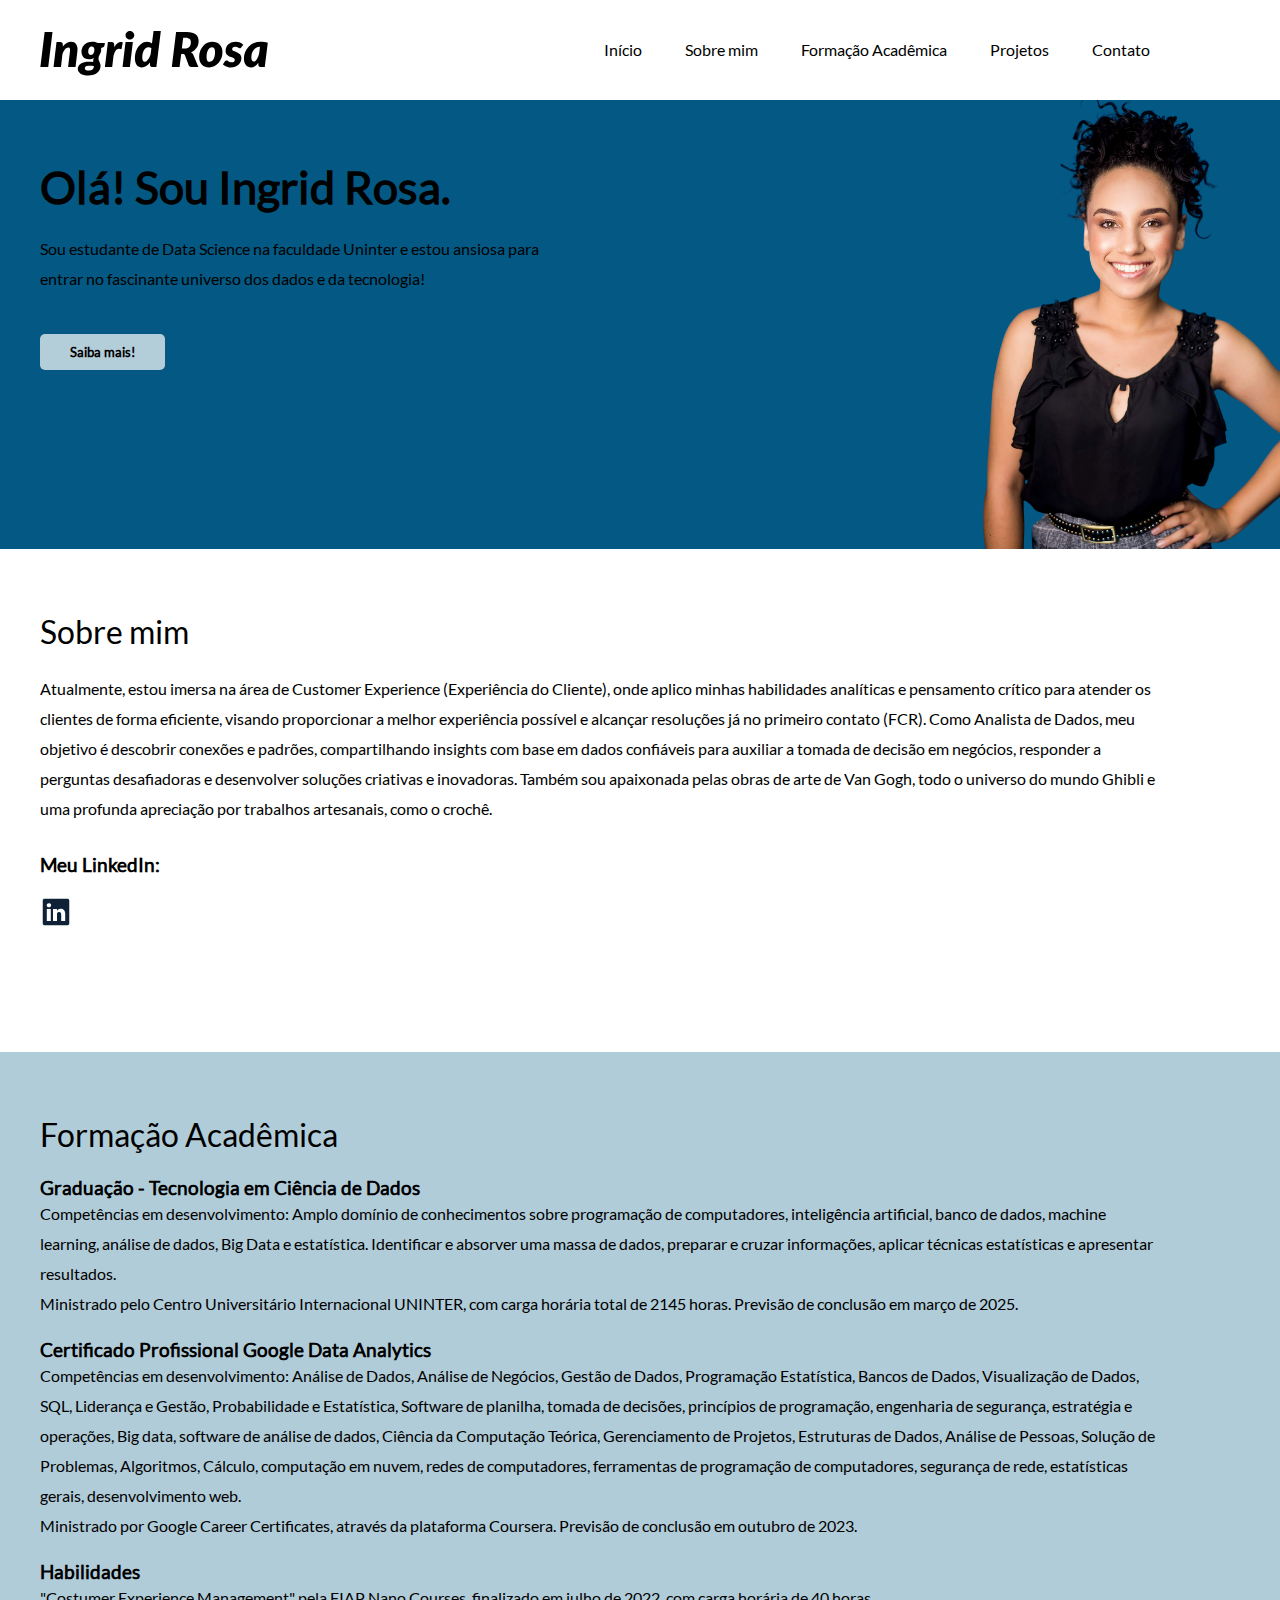
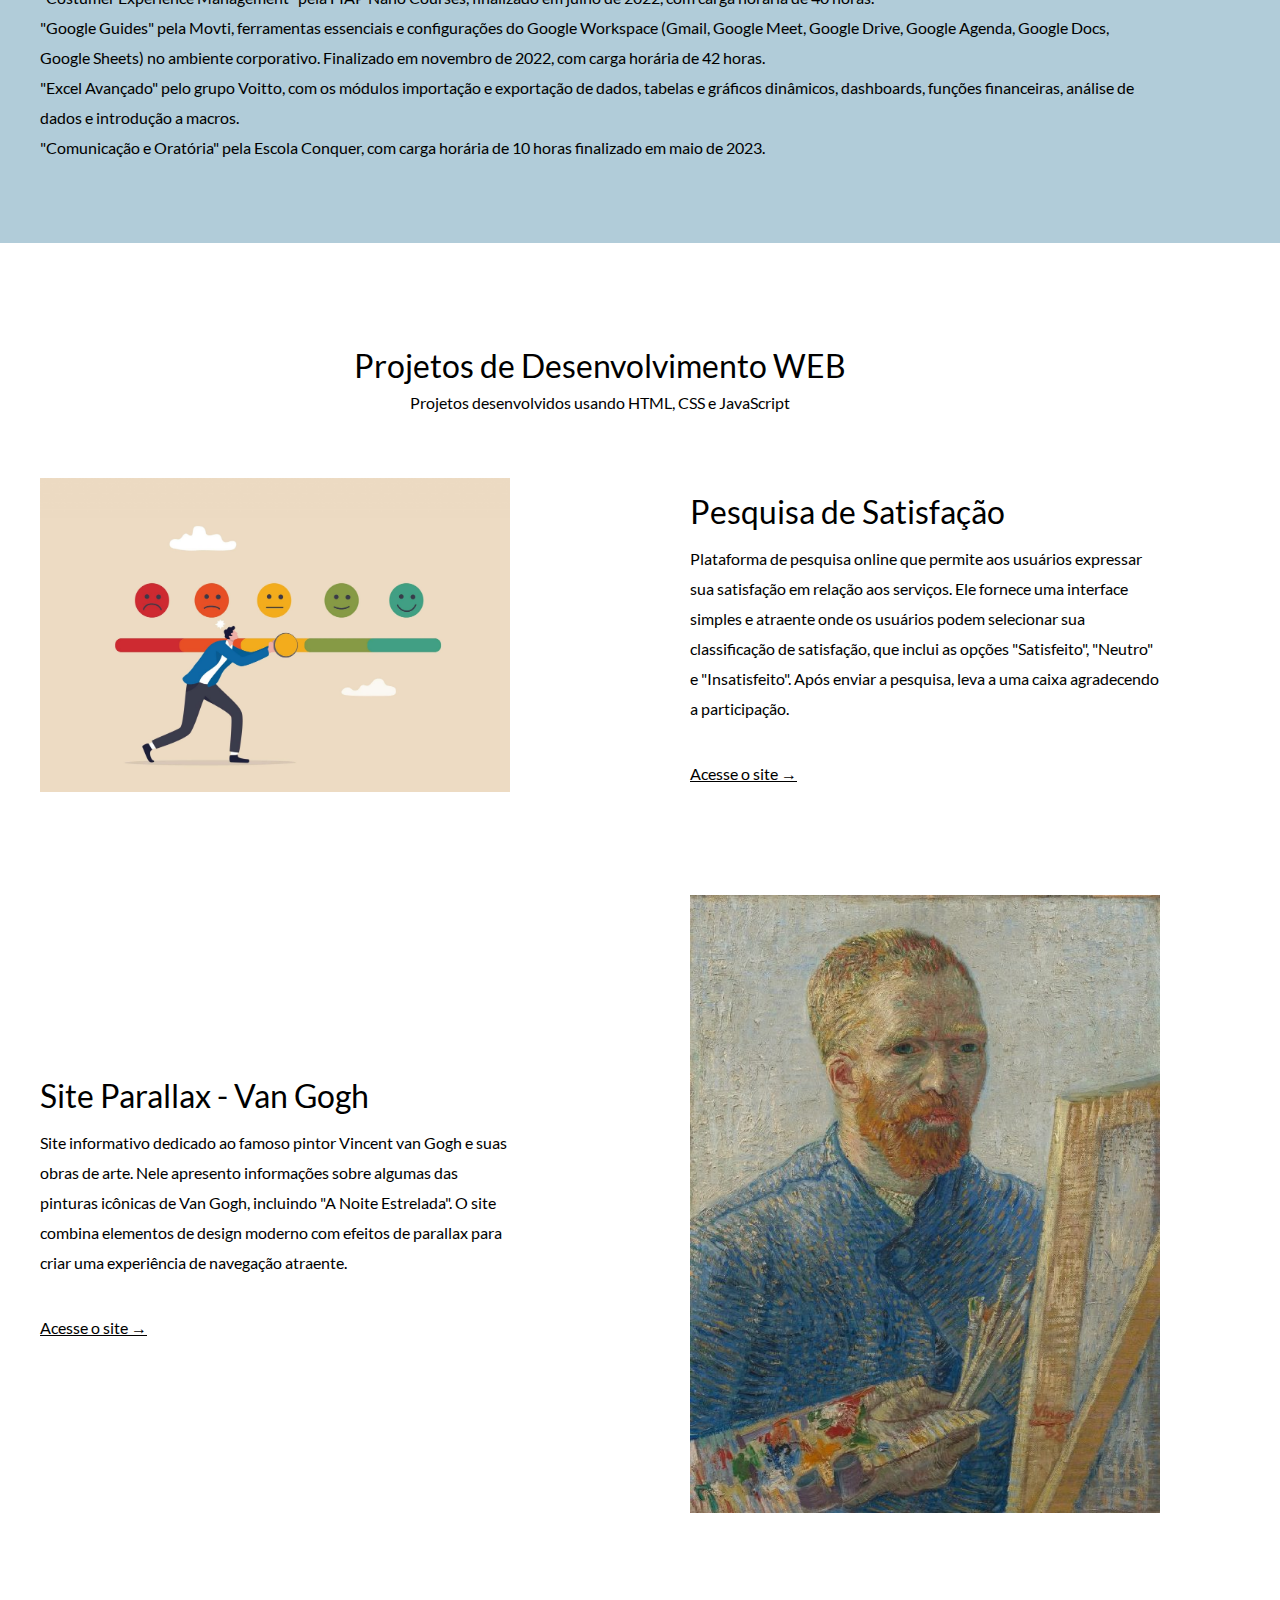
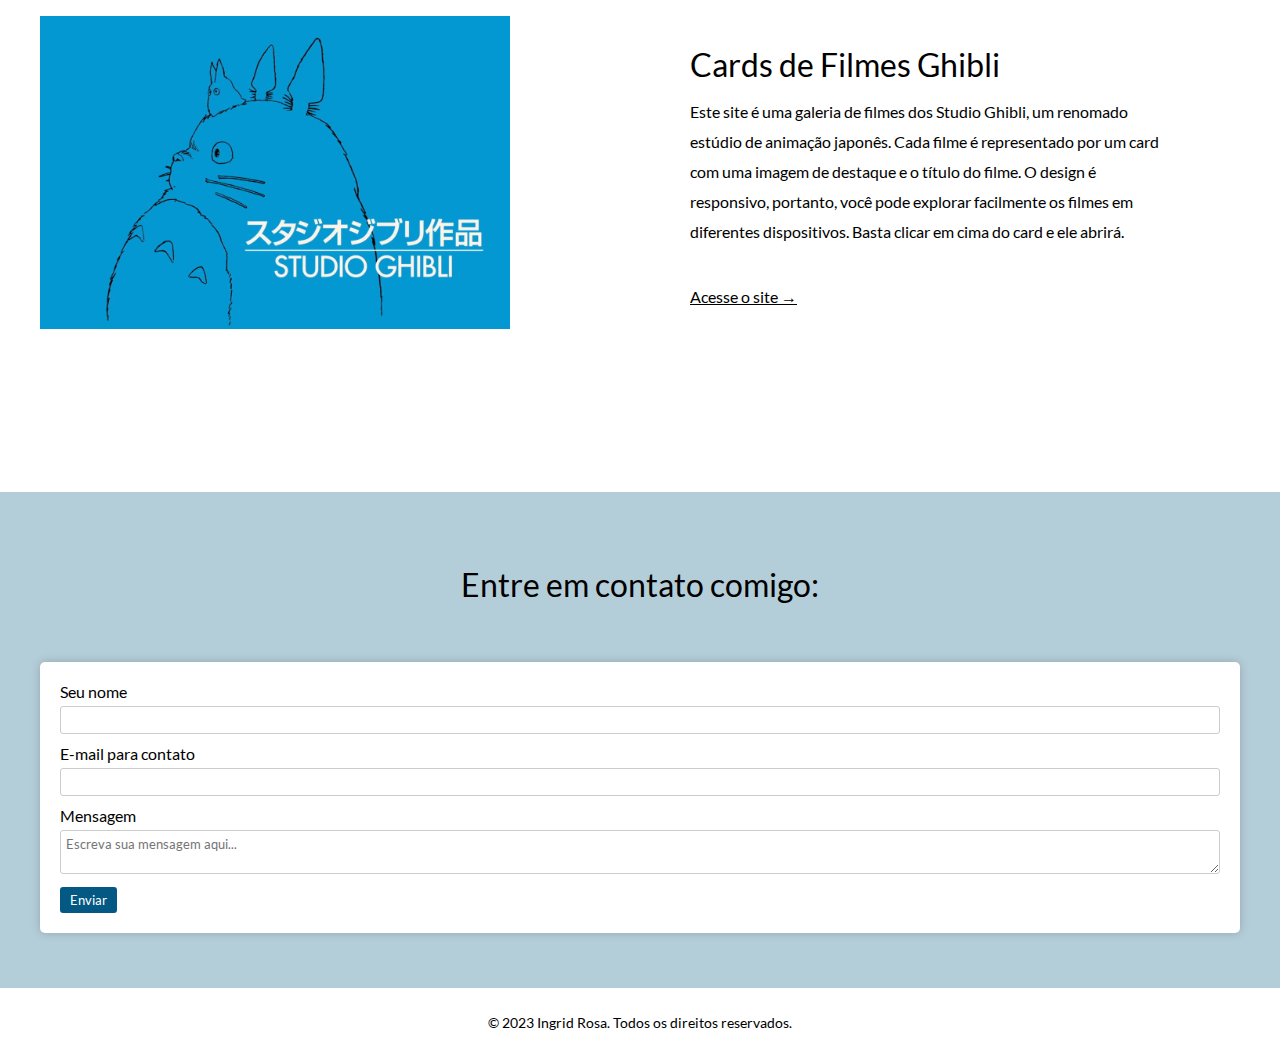
<file: index.html>
<!DOCTYPE html>
<html lang="pt-BR">

<head>
    <!--Meta tags-->
    <meta charset="UTF-8">
    <meta name="viewport" content="width=device-width, initial-scale=1.0">
    <!--Título da página-->
    <title>Ingrid Rosa - Portfolio</title>
    <!--Importando estilos CSS-->
    <link rel="stylesheet" href="csselements/extensao.css">
</head>

<body>
    <!--Barra de Navegação-->
    <nav class="navbar">
        <div class="navbar_conts max-width mb-0">
            <!--Imagem do logotipo da página inicial-->
            <a href="/index.html">
                <img src="images/Ingrid Rosa.svg" alt="InRosa">
            </a>
            <!--Lista de links do menu desktop-->
            <ul class="navbar_links">
                <li><a href="#header">Início</a></li>
                <li><a href="#sobremim">Sobre mim</a></li>
                <li><a href="#academico">Formação Acadêmica</a></li>
                <li><a href="#projetos">Projetos</a></li>
                <li><a href="#contato">Contato</a></li>
            </ul>
            <!--Meu mobile-->
            <div class="navbar_mobile">
                <!--Ícone do menu mobile-->
                <img src="images/menu.svg" alt="menu_mobile" class="menu_mobile">
                <!--Lista de links do menu mobile-->
                <ul class="menumobile_links">
                    <li><a href="#header">Início</a></li>
                    <li><a href="#sobremim">Sobre mim</a></li>
                    <li><a href="#academico">Formação Acadêmica</a></li>
                    <li><a href="#projetos">Projetos</a></li>
                    <li><a href="#contato">Contato</a></li>
                </ul>
            </div>
        </div>
    </nav>

    <!--Cabeçalho-->
    <header id="header" class="header">
        <!--Conteúdo à esquerda do cabeçalho-->
        <div class="header_left">
            <!--Título principal e apresentação-->
            <h1>Olá! Sou Ingrid Rosa.</h1>
            <!--Descrição pessoal curta-->
            <p>Sou estudante de Data Science na faculdade Uninter e estou ansiosa para entrar no fascinante universo dos
                dados e da tecnologia!</p>
            <!--Botão "Saiba mais" que redireciona para a seção "Sobre mim"-->
            <a href="#sobremim" class="btn btn-primary">Saiba mais!</a>
        </div>
        <!--Conteúdo à direita do cabeçalho-->
        <div class="header_right">
            <!--Foto do perfil-->
            <div class="header_image">
                <img src="images/Ingrid-Perfil-removebg.png" alt="IngridRosa" class="ingrid">
            </div>
        </div>
    </header>

    <!--Conteúdo do site dividido em seções-->
    <main>
        <!--Seção "sobre mim"-->
        <section id="sobremim" class="sobremim">
            <!--Contêiner para os elementos da seção-->
            <div class="sobremim_elements max-width">
                <!--Título da seção "Sobre mim"-->
                <h2 class="tertiary-title">Sobre mim</h2>
                <!--Lista não ordenada-->
                <ul>
                    <li class="sobremim_right">
                        <!--Descrição pessoal-->
                        <p>Atualmente, estou imersa na área de Customer Experience (Experiência do Cliente), onde aplico
                            minhas
                            habilidades analíticas e pensamento crítico para atender os clientes de forma eficiente,
                            visando
                            proporcionar a melhor experiência possível e alcançar resoluções já no primeiro contato
                            (FCR). Como
                            Analista de Dados, meu objetivo é descobrir conexões e padrões, compartilhando insights com
                            base em
                            dados confiáveis para auxiliar a tomada de decisão em negócios, responder a perguntas
                            desafiadoras e
                            desenvolver soluções criativas e inovadoras. Também sou apaixonada pelas obras de arte de
                            Van Gogh, todo o universo do mundo Ghibli e uma profunda apreciação por trabalhos
                            artesanais, como o crochê. </p>
                    </li>
                    <li class="sobremim_left">
                        <!--Link para o linkedin-->
                        <h3>Meu LinkedIn:<h3>
                                <a href="https://www.linkedin.com/in/asordirgni/" target="_blank"><img
                                        src="/images/linkedin.svg" alt="linkedin"></a>
                    </li>
                </ul>
            </div>
        </section>

        <!--Seção formação acadêmica-->
        <section id="academico" class="academico">
            <!--Contêiner para os elementos da seção-->
            <div class="academico_elements max-width">
                <h2 class="tertiary-title">Formação Acadêmica</h2>
                <ul>
                    <!--Item de formação acadêmica-->
                    <li class="academico_item">
                        <!--Título do curso de graduação-->
                        <h3>Graduação - Tecnologia em Ciência de Dados</h3>
                        <!--Descrição do curso-->
                        <p>Competências em desenvolvimento: Amplo domínio de conhecimentos sobre programação de
                            computadores, inteligência artificial, banco de dados, machine learning, análise de dados,
                            Big
                            Data e estatística. Identificar e absorver uma massa de dados, preparar e cruzar
                            informações,
                            aplicar técnicas estatísticas e apresentar resultados.<br>Ministrado pelo Centro
                            Universitário
                            Internacional UNINTER, com carga horária total de 2145
                            horas. Previsão de conclusão em março de 2025. </p>
                    </li>
                    <li class="academico_item">
                        <h3>Certificado Profissional Google Data Analytics</h3>
                        <p>Competências em desenvolvimento: Análise de Dados, Análise de Negócios, Gestão de Dados,
                            Programação Estatística, Bancos de Dados, Visualização de Dados, SQL, Liderança e Gestão,
                            Probabilidade e Estatística, Software de planilha, tomada de decisões, princípios de
                            programação, engenharia de segurança, estratégia e operações, Big data, software de análise
                            de
                            dados, Ciência da Computação Teórica, Gerenciamento de Projetos, Estruturas de Dados,
                            Análise de
                            Pessoas, Solução de Problemas, Algoritmos, Cálculo, computação em nuvem, redes de
                            computadores,
                            ferramentas de programação de computadores, segurança de rede, estatísticas gerais,
                            desenvolvimento web.<br>Ministrado por Google Career Certificates, através da plataforma
                            Coursera. Previsão de conclusão em outubro de 2023.</p>
                    </li>
                    <li class="academico_item">
                        <h3>Habilidades</h3>
                        <p>"Costumer Experience Management" pela FIAP Nano Courses, finalizado em julho de 2022, com
                            carga
                            horária de 40 horas.<br>"Google Guides" pela Movti, ferramentas essenciais e configurações
                            do
                            Google Workspace (Gmail,
                            Google Meet, Google Drive, Google Agenda, Google Docs, Google Sheets) no ambiente
                            corporativo.
                            Finalizado em novembro de 2022, com carga horária de 42 horas.<br>"Excel Avançado" pelo
                            grupo
                            Voitto, com os módulos importação e exportação de dados, tabelas e
                            gráficos dinâmicos, dashboards, funções financeiras, análise de dados e introdução a
                            macros.<br>"Comunicação e Oratória" pela Escola Conquer, com carga horária de 10 horas
                            finalizado em maio de 2023.</p>
                    </li>
                </ul>
            </div>
        </section>

        <!--Seção projetos-->
        <section id="projetos" class="projetos max-width">
            <!--Contêiner para os elementos da seção-->
            <div class="projetos_elements">
                <!--Título da seção-->
                <h2 class="tertiary-title">Projetos de Desenvolvimento WEB</h2>
                <!--Descrição sobre projetos-->
                <p>Projetos desenvolvidos usando HTML, CSS e JavaScript</p>
            </div>
            <!--Listagem dos projetos-->
            <ul>
                <!--Projeto 1-->
                <li>
                    <!--Contêiner para a imagem do projeto-->
                    <div class="image">
                        <img src="/images/perguntas-pesquisa-satisfacao-cliente-scaled.jpg" alt="Projeto1">
                    </div>
                    <!--Contêiner para informações sobre o Projeto 1 -->
                    <div class="projetos_info">
                        <!--Nome do Projeto 1-->
                        <h3 class="tertiary-title">Pesquisa de Satisfação</h3>
                        <!--Descrição do Projeto-->
                        <p>Plataforma de pesquisa online que permite aos usuários expressar sua satisfação em relação
                            aos serviços. Ele fornece uma interface simples e atraente onde os usuários podem selecionar
                            sua classificação de satisfação, que inclui as opções "Satisfeito", "Neutro" e
                            "Insatisfeito". Após enviar a pesquisa, leva a uma caixa agradecendo a participação.</p>
                        <!--Link para acessar o site em uma nova aba -->
                        <a href="https://ingridsfrosa.github.io/pesquisa-satisfacao" target="_blank">Acesse o site &rarr;</a>
                    </div>
                </li>
                <li class="projetos_lista-reversa">
                    <div class="image">
                        <img src="/images/vangoghmuseum-s0022V1962-800.jpg" alt="Projeto2">
                    </div>
                    <div class="projetos_info">
                        <h3 class="tertiary-title">Site Parallax - Van Gogh</h3>
                        <p>Site informativo dedicado ao famoso pintor Vincent van Gogh e suas obras de arte. Nele
                            apresento informações sobre algumas das pinturas icônicas de Van Gogh, incluindo "A Noite
                            Estrelada". O site combina elementos de design moderno com efeitos de parallax para criar
                            uma experiência de navegação atraente.</p>
                        <a href="https://ingridsfrosa.github.io/parallax-vangogh" target="_blank">Acesse o site &rarr;</a>
                    </div>
                </li>
                <li>
                    <div class="image">
                        <img src="/images/studio_ghibli.jpg" alt="Projeto3">
                    </div>
                    <div class="projetos_info">
                        <h3 class="tertiary-title">Cards de Filmes Ghibli</h3>
                        <p>Este site é uma galeria de filmes dos Studio Ghibli, um renomado estúdio de animação japonês.
                            Cada filme é representado por um card com uma imagem de destaque e o título do filme. O
                            design é responsivo, portanto, você pode explorar facilmente os filmes em diferentes
                            dispositivos. Basta clicar em cima do card e ele abrirá.</p>
                        <a href="https://ingridsfrosa.github.io/ghibli-cards" target="_blank">Acesse o site &rarr;</a>
                    </div>
                </li>
            </ul>
        </section>

        <!--Formulario de contato-->
        <section id="contato" class="contato">
            <!--Contêiner para os elementos da seção-->
            <div class="contato max-width">
                <!--Título da seção-->
                <h2 class="contato_comigo">Entre em contato comigo:</h2>
            </div>
            <!--Formulário de contato *funcional*, uso o site formsubmit que disponibiliza serviços gratuitos para envio de e-mails, sem usar linguagens backend-->
            <form action="https://formsubmit.co/ingridsfroosa@gmail.com" method="POST">
                <!--Campos do formulário-->
                <label for="name">Seu nome</label>
                <input type="text" name="name" id="name" required>

                <label for="email">E-mail para contato</label>
                <input type="email" name="email" id="email" required>

                <label for="message">Mensagem</label>
                <textarea name="message" placeholder="Escreva sua mensagem aqui..." id="message" required></textarea>
                <!--Campos ocultos (não visíveis ao usuário)-->
                <input type="hidden" name="_captcha" value="false">
                <!--Após o user enviar a mensagem, seguirá para a página de agradecimento-->
                <input type="hidden" name="_next" value="https://ingridsfrosa.github.io/obrigado">
                <!--Botão para enviar o formulário-->
                <button type="submit">Enviar</button>
            </form>
        </section>
    </main>

    <!--Rodapé-->
    <footer>
        <p class="footer_copyright">&copy; 2023 Ingrid Rosa. Todos os direitos reservados.</p>
    </footer>

    <!--Javascript responsivo-->
    <script src="javascripts/index.js"></script>
</body>

</html>
</file>
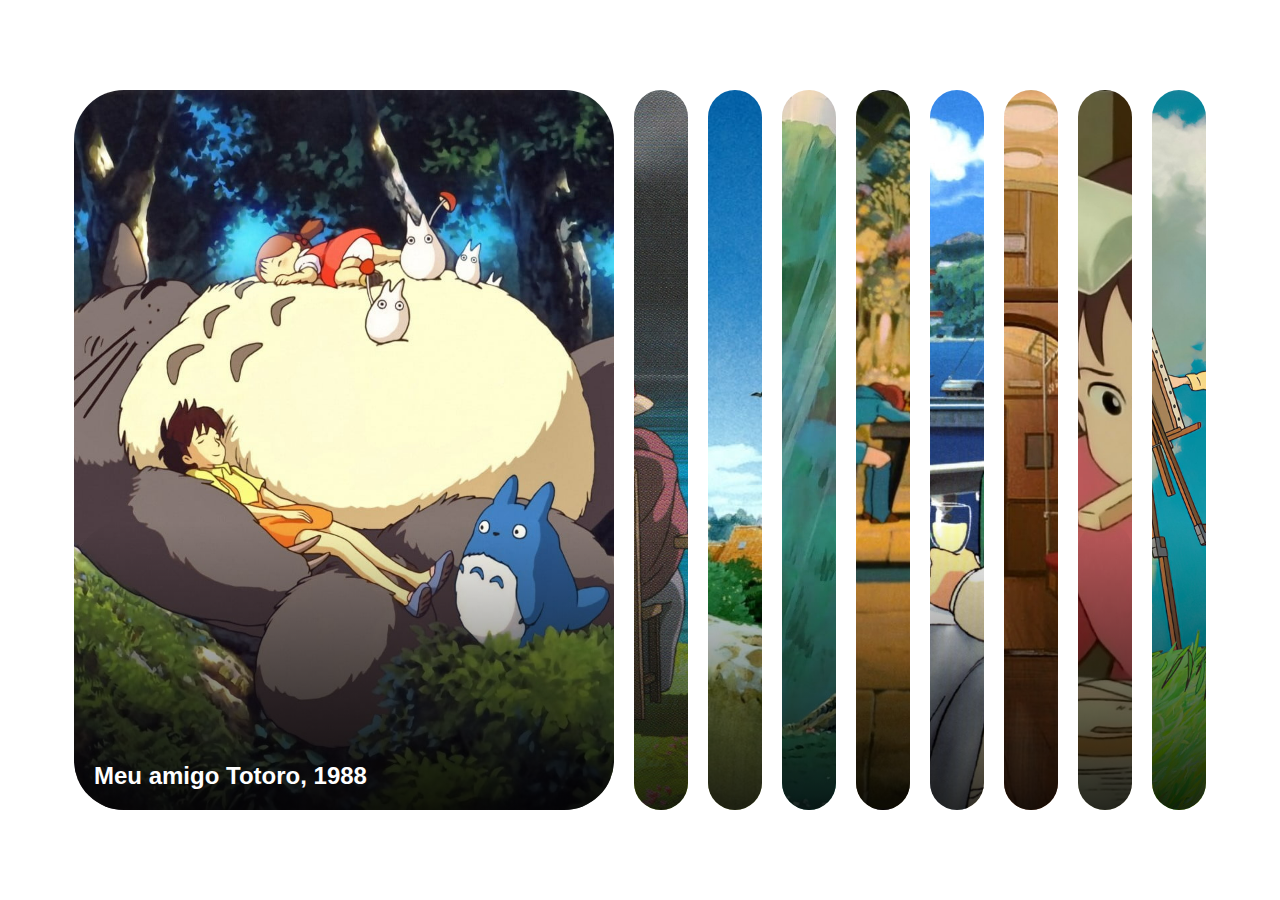
<file: ghibli-cards/index.html>
<!DOCTYPE html>
<html lang="pt-BR">
  <head>
    <!--Meta tags-->
    <meta charset="UTF-8" />
    <meta name="viewport" content="width=device-width, initial-scale=1.0" />
    <!--Título da página-->
    <title>Filmes dos Studio Ghibli</title>
    <!--Importando estilos CSS-->
    <link rel="stylesheet" href="cards.css" />
  </head>
  <body>
    <div class="caixa">
      <div class="painel active" style="background-image: url('images/totoro.jpg')">
        <div class="gradiente-preto"></div>
        <h3>Meu amigo Totoro, 1988</h3>
      </div>
      <div class="painel" style="background-image: url('images/howl-s_moving_castle.jpg')">
        <div class="gradiente-preto"></div>
        <h3>O Castelo Animado, 2004</h3>
      </div>
      <div class="painel" style="background-image: url('images/kiki_delivery.jpg')">
        <div class="gradiente-preto"></div>
        <h3>O Serviço de Entregas da Kiki, 1989</h3>
      </div>
      <div class="painel" style="background-image: url('images/laputa.jpg')">
        <div class="gradiente-preto"></div>
        <h3>O Castelo no Céu, 1986</h3>
      </div>
      <div class="painel" style="background-image: url('images/nausicaa.jpg')">
        <div class="gradiente-preto"></div>
        <h3>Nausicaä do Vale do Vento 1984</h3>
      </div>
      <div class="painel" style="background-image: url('images/porco_rosso.jpg')">
        <div class="gradiente-preto"></div>
        <h3>Porco Rosso: O Último Herói Romântico, 1992</h3>
      </div>
      <div class="painel" style="background-image: url('images/spirited_away.jpg')">
        <div class="gradiente-preto"></div>
        <h3>A Viagem de Chihiro, 2001</h3>
      </div>
      <div class="painel" style="background-image: url('images/whisper_of_heart.jpg')">
        <div class="gradiente-preto"></div>
        <h3>Sussurros do Coração, 1995</h3>
      </div>
      <div class="painel" style="background-image: url('images/wind_rises.jpg')">
        <div class="gradiente-preto"></div>
        <h3>Vidas ao Vento, 2013</h3>
      </div>

    </div>

    <script src="cards.js"></script>
  </body>
</html>
</file>
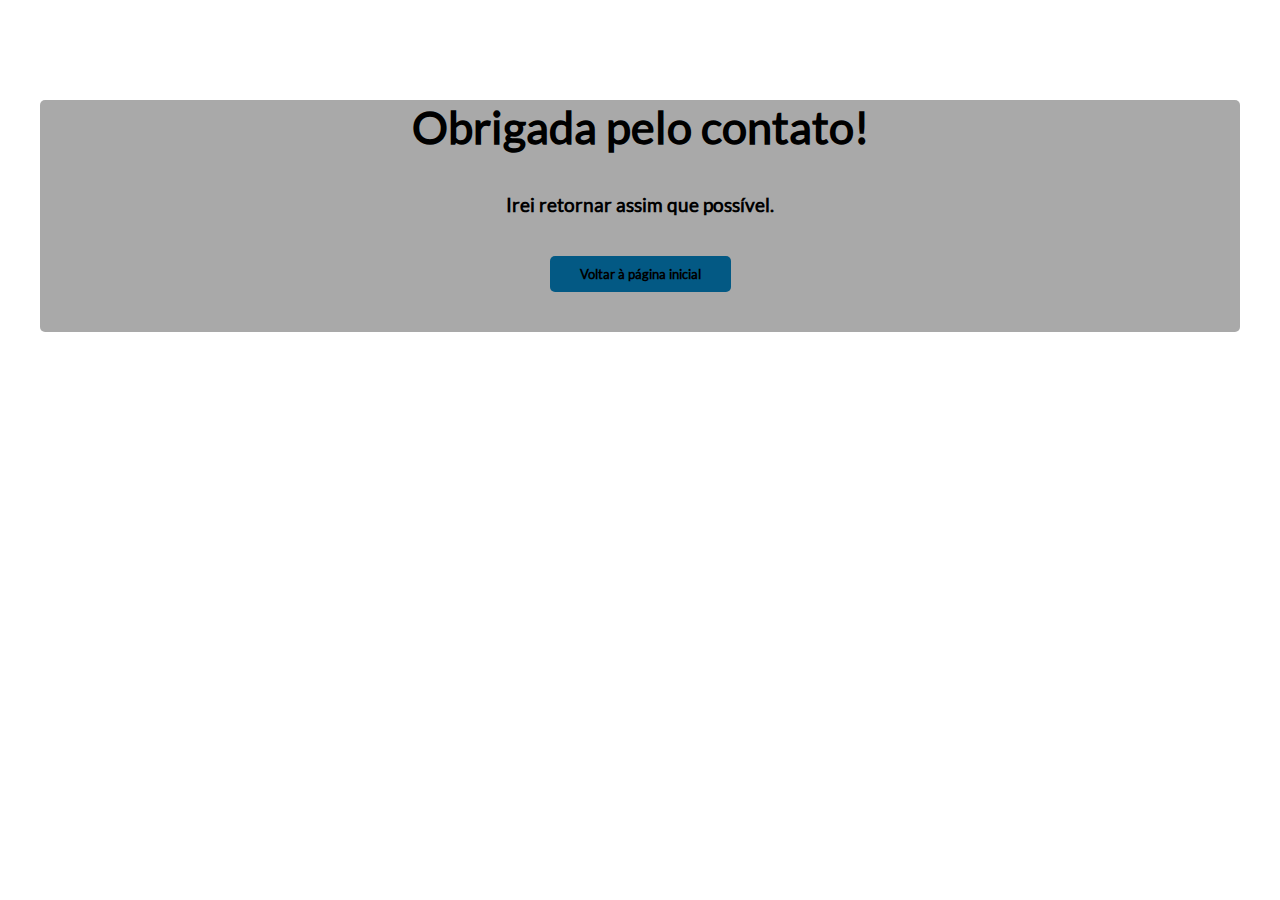
<file: obrigado/index.html>
<!DOCTYPE html>
<html lang="pt-BR">
<head>
    <!--Meta tags-->
    <meta charset="UTF-8">
    <meta name="viewport" content="width=device-width, initial-scale=1.0">
    <!--Título da página-->
    <title>Obrigado!</title>
    <!--Importando estilos CSS-->
    <link rel="stylesheet" href="obrigado.css">
</head>
<body>
    <!--Contêiner para os elementos da página-->
    <div class="obrigado max-width">
        <!--Título agradecendo-->
        <h1 class="titulo_obrigado">Obrigada pelo contato!</h1>
        <!--Mensagem de agradecimento e orientação ao user-->
        <h3 class="texto_obrigado">Irei retornar assim que possível.</h3>
        <!--Botão para voltar a página inicial-->
        <a href="https://ingridsfrosa.github.io/#header" class="btn btn-primary">Voltar à página inicial</a>
    </div>
</body>
</html>
</file>
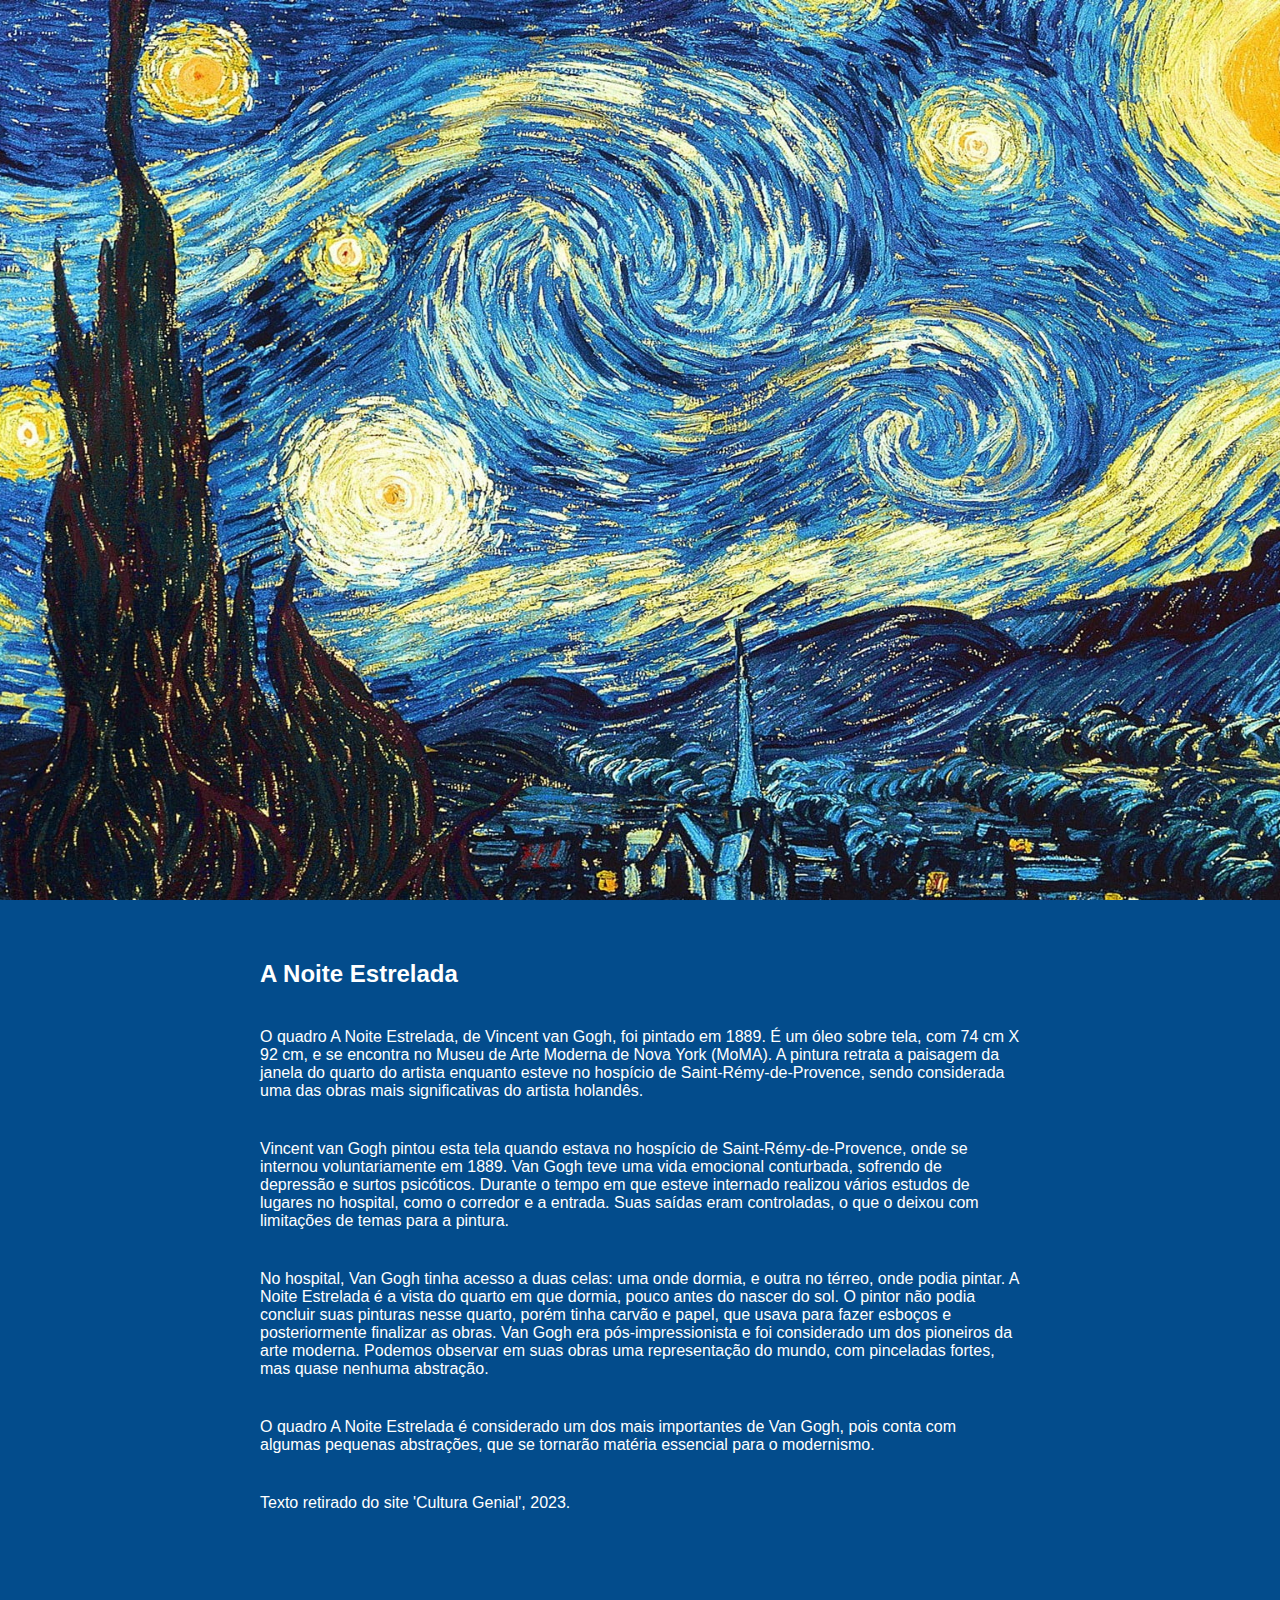
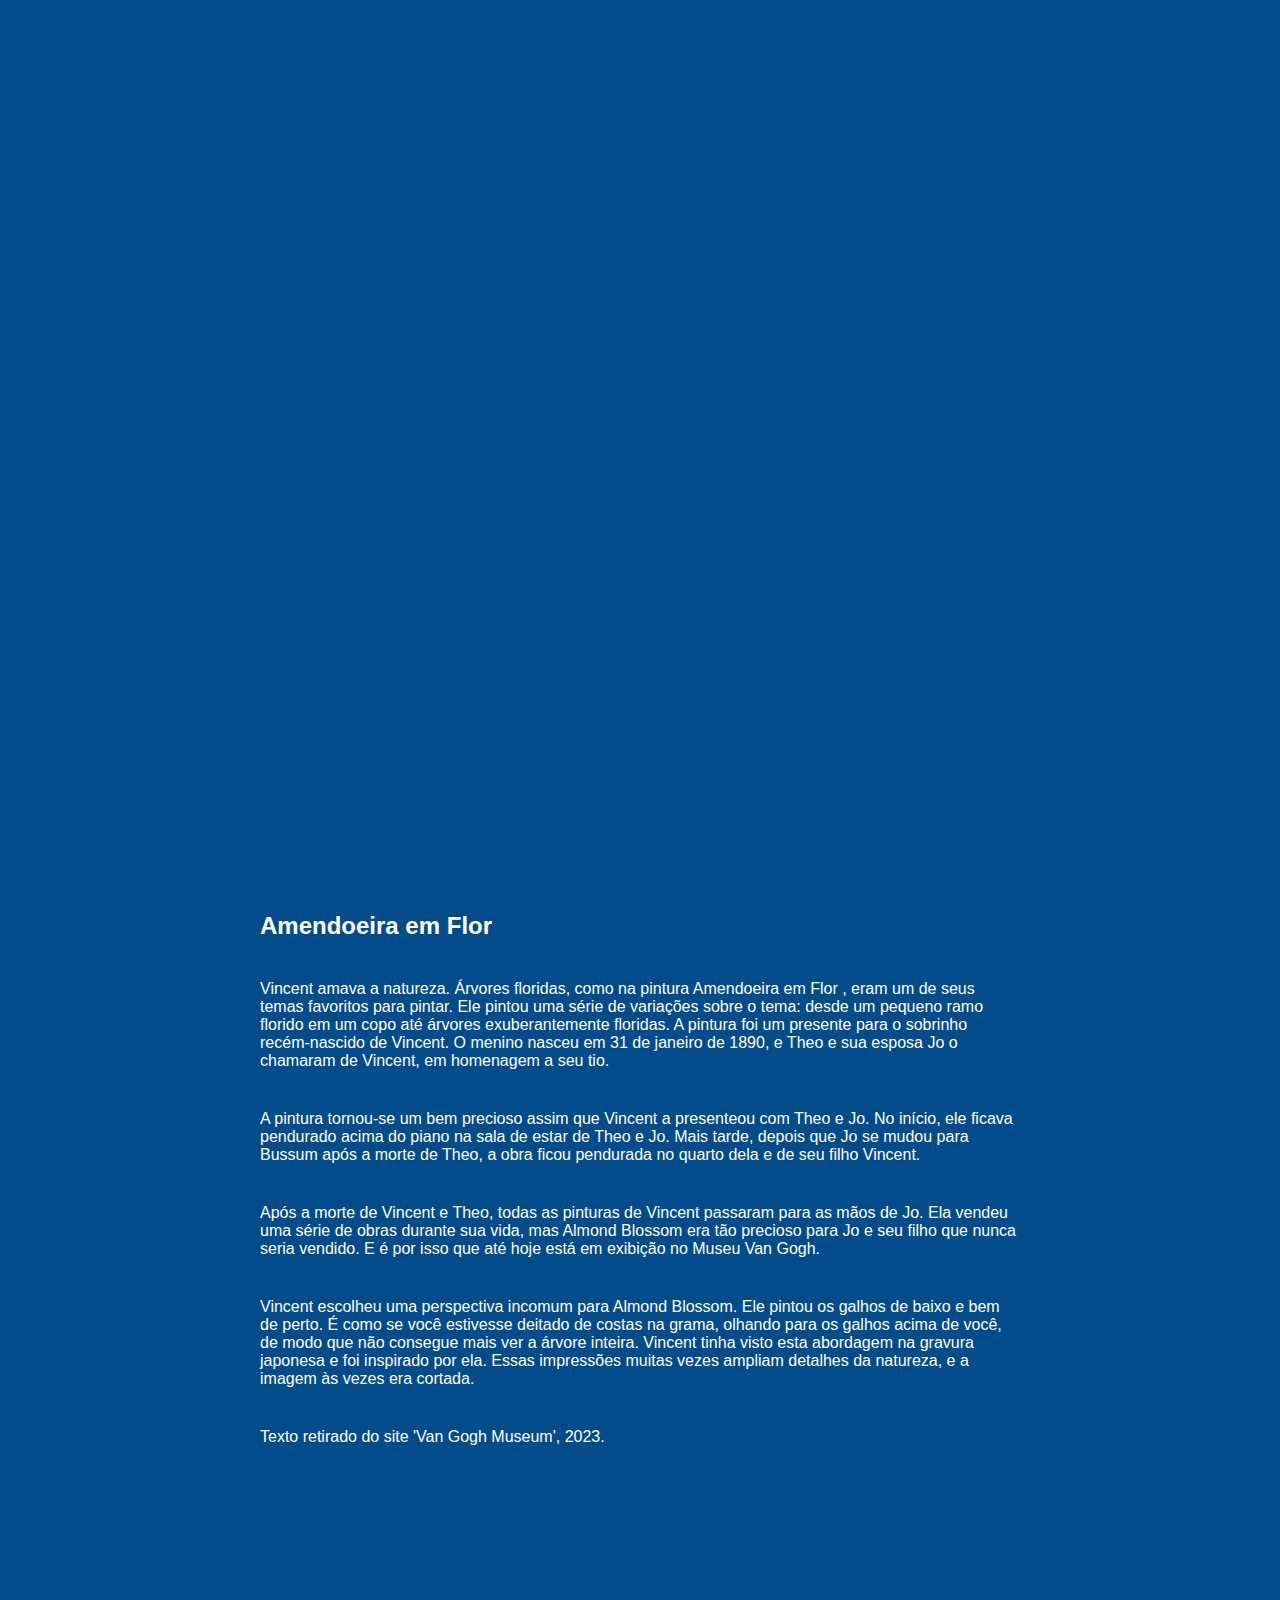
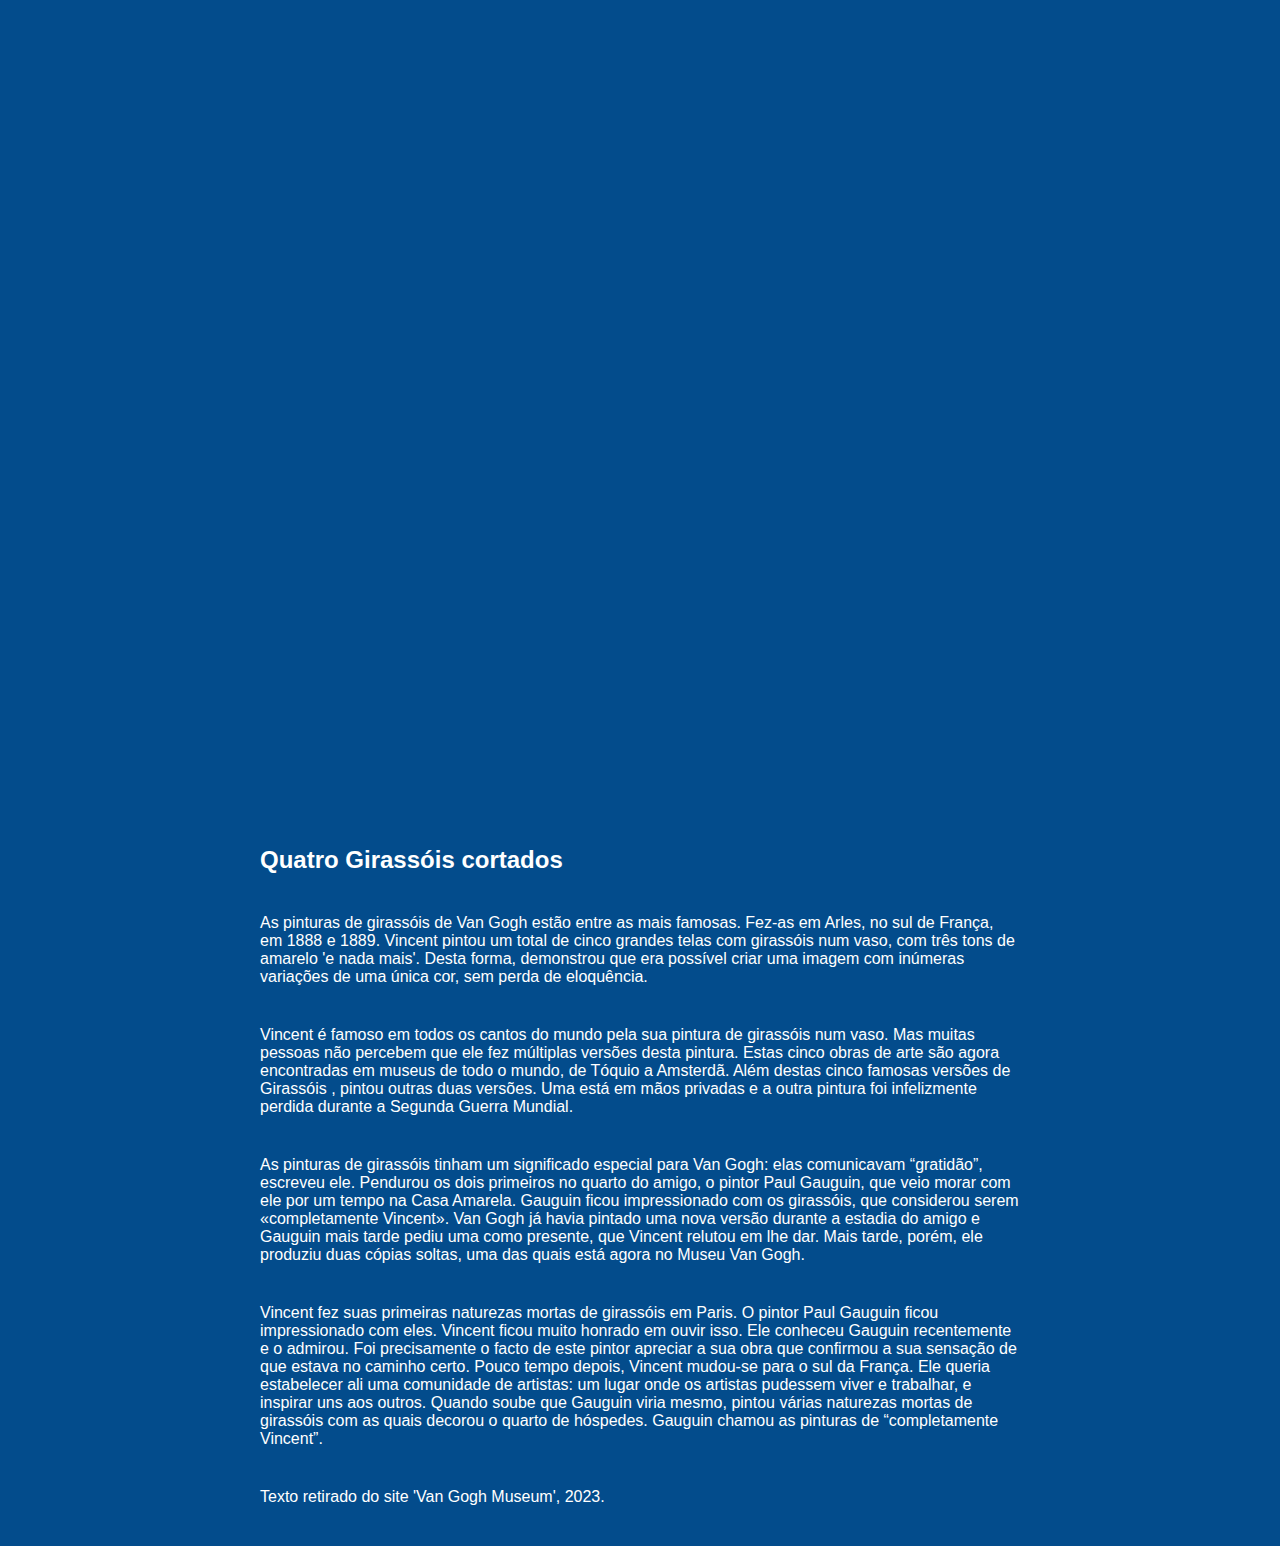
<file: parallax-vangogh/index.html>
<!DOCTYPE html>
<html lang="pt-BR">

<head>
    <!--Meta tags-->
    <meta charset="UTF-8">
    <meta name="viewport" content="width=device-width, initial-scale=1.0">
    <!--Título da página-->
    <title>Van Gogh - Parallax Site</title>
    <!--Importando estilos CSS-->
    <link rel="stylesheet" href="parallax.css">
</head>

<body>
    <!-- Contêiner principal -->
    <div class="involucro">
        <main>
            <!-- Seção 1 - Parallax -->
            <section class="modulo parallax parallax_1">
            </section>
             <!-- Seção 2 - Conteúdo relacionado a "A Noite Estrelada" -->
            <section class="modulo conteudo">
                <div class="content">
                    <h2>A Noite Estrelada</h2>
                    <p>O quadro A Noite Estrelada, de Vincent van Gogh, foi pintado em 1889. É um óleo sobre tela, com
                        74 cm X 92 cm, e se encontra no Museu de Arte Moderna de Nova York (MoMA). A pintura retrata a
                        paisagem da janela do quarto do artista enquanto esteve no hospício de Saint-Rémy-de-Provence,
                        sendo considerada uma das obras mais significativas do artista holandês.</p>
                    <p>Vincent van Gogh pintou esta tela quando estava no hospício de Saint-Rémy-de-Provence, onde se
                        internou voluntariamente em 1889. Van Gogh teve uma vida emocional conturbada, sofrendo de
                        depressão e surtos psicóticos.
                        Durante o tempo em que esteve internado realizou vários estudos de lugares no hospital, como o
                        corredor e a entrada. Suas saídas eram controladas, o que o deixou com limitações de temas para
                        a pintura.</p>
                    <p>No hospital, Van Gogh tinha acesso a duas celas: uma onde dormia, e outra no térreo, onde podia
                        pintar. A Noite Estrelada é a vista do quarto em que dormia, pouco antes do nascer do sol. O
                        pintor não podia concluir suas pinturas nesse quarto, porém tinha carvão e papel, que usava para
                        fazer esboços e posteriormente finalizar as obras.
                        Van Gogh era pós-impressionista e foi considerado um dos pioneiros da arte moderna. Podemos
                        observar em suas obras uma representação do mundo, com pinceladas fortes, mas quase nenhuma
                        abstração.</p>
                    <p>O quadro A Noite Estrelada é considerado um dos mais importantes de Van Gogh, pois
                        conta com algumas pequenas abstrações, que se tornarão matéria essencial para o modernismo.</p>
                    <!-- Link para o site de onde foi retirado o texto-->
                        <a href="https://www.culturagenial.com/quadro-a-noite-estrelada-de-vincent-van-gogh/" target="_blank">Texto retirado
                        do site 'Cultura Genial', 2023.</a>
                </div>
            </section>
            
            <section class="modulo parallax parallax_2"></section>
            <section class="modulo conteudo">
                <div class="content">
                    <h2>Amendoeira em Flor</h2>
                    <p>Vincent amava a natureza. Árvores floridas, como na pintura Amendoeira em Flor , eram um de seus
                        temas favoritos para pintar. Ele pintou uma série de variações sobre o tema: desde um pequeno
                        ramo florido em um copo até árvores exuberantemente floridas. A pintura foi um presente para o
                        sobrinho recém-nascido de Vincent. O menino nasceu em 31 de janeiro de 1890, e Theo e sua esposa
                        Jo o chamaram de Vincent, em homenagem a seu tio.</p>
                    <p>A pintura tornou-se um bem precioso assim que Vincent a presenteou com Theo e Jo. No início, ele
                        ficava pendurado acima do piano na sala de estar de Theo e Jo. Mais tarde, depois que Jo se
                        mudou para Bussum após a morte de Theo, a obra ficou pendurada no quarto dela e de seu filho
                        Vincent.</p>
                    <p>Após a morte de Vincent e Theo, todas as pinturas de Vincent passaram para as mãos de Jo. Ela
                        vendeu uma série de obras durante sua vida, mas Almond Blossom era tão precioso para Jo e seu
                        filho que nunca seria vendido. E é por isso que até hoje está em exibição no Museu Van Gogh.
                    </p>
                    <p>Vincent escolheu uma perspectiva incomum para Almond Blossom. Ele pintou os galhos de baixo e bem
                        de perto. É como se você estivesse deitado de costas na grama, olhando para os galhos acima de
                        você, de modo que não consegue mais ver a árvore inteira. Vincent tinha visto esta abordagem na
                        gravura japonesa e foi inspirado por ela. Essas impressões muitas vezes ampliam detalhes da
                        natureza, e a imagem às vezes era cortada.</p>
                    <a
                        href="https://www.vangoghmuseum.nl/en/art-and-stories/stories/all-stories/5-things-you-need-to-know-about-van-goghs-almond-blossom" target="_blank">
                        Texto retirado do site 'Van Gogh Museum', 2023.</a>
                </div>
            </section>

            <section class="modulo parallax parallax_3"></section>
            <section class="modulo conteudo">
                <div class="content">
                    <h2>Quatro Girassóis cortados</h2>
                    <p>As pinturas de girassóis de Van Gogh estão entre as mais famosas. Fez-as em Arles, no sul de
                        França, em 1888 e 1889. Vincent pintou um total de cinco grandes telas com girassóis num vaso,
                        com três tons de amarelo 'e nada mais'. Desta forma, demonstrou que era possível criar uma
                        imagem com inúmeras variações de uma única cor, sem perda de eloquência.</p>
                    <p>Vincent é famoso em todos os cantos do mundo pela sua pintura de girassóis num vaso. Mas muitas
                        pessoas não percebem que ele fez múltiplas versões desta pintura. Estas cinco obras de arte são
                        agora encontradas em museus de todo o mundo, de Tóquio a Amsterdã. Além destas cinco famosas
                        versões de Girassóis , pintou outras duas versões. Uma está em mãos privadas e a outra pintura
                        foi infelizmente perdida durante a Segunda Guerra Mundial.</p>
                    <p>As pinturas de girassóis tinham um significado especial para Van Gogh: elas comunicavam
                        “gratidão”, escreveu ele. Pendurou os dois primeiros no quarto do amigo, o pintor Paul Gauguin,
                        que veio morar com ele por um tempo na Casa Amarela. Gauguin ficou impressionado com os
                        girassóis, que considerou serem «completamente Vincent». Van Gogh já havia pintado uma nova
                        versão durante a estadia do amigo e Gauguin mais tarde pediu uma como presente, que Vincent
                        relutou em lhe dar. Mais tarde, porém, ele produziu duas cópias soltas, uma das quais está agora
                        no Museu Van Gogh.</p>
                    <p>Vincent fez suas primeiras naturezas mortas de girassóis em Paris. O pintor Paul Gauguin ficou
                        impressionado com eles. Vincent ficou muito honrado em ouvir isso. Ele conheceu Gauguin
                        recentemente e o admirou. Foi precisamente o facto de este pintor apreciar a sua obra que
                        confirmou a sua sensação de que estava no caminho certo. Pouco tempo depois, Vincent mudou-se
                        para o sul da França. Ele queria estabelecer ali uma comunidade de artistas: um lugar onde os
                        artistas pudessem viver e trabalhar, e inspirar uns aos outros. Quando soube que Gauguin viria
                        mesmo, pintou várias naturezas mortas de girassóis com as quais decorou o quarto de hóspedes.
                        Gauguin chamou as pinturas de “completamente Vincent”.</p>
                    <a href="https://www.vangoghmuseum.nl/en/collection/s0031V1962" target="_blank">Texto retirado
                        do site 'Van Gogh Museum', 2023.</a>
                </div>
            </section>
        </main>
    </div>
</body>

</html>
</file>
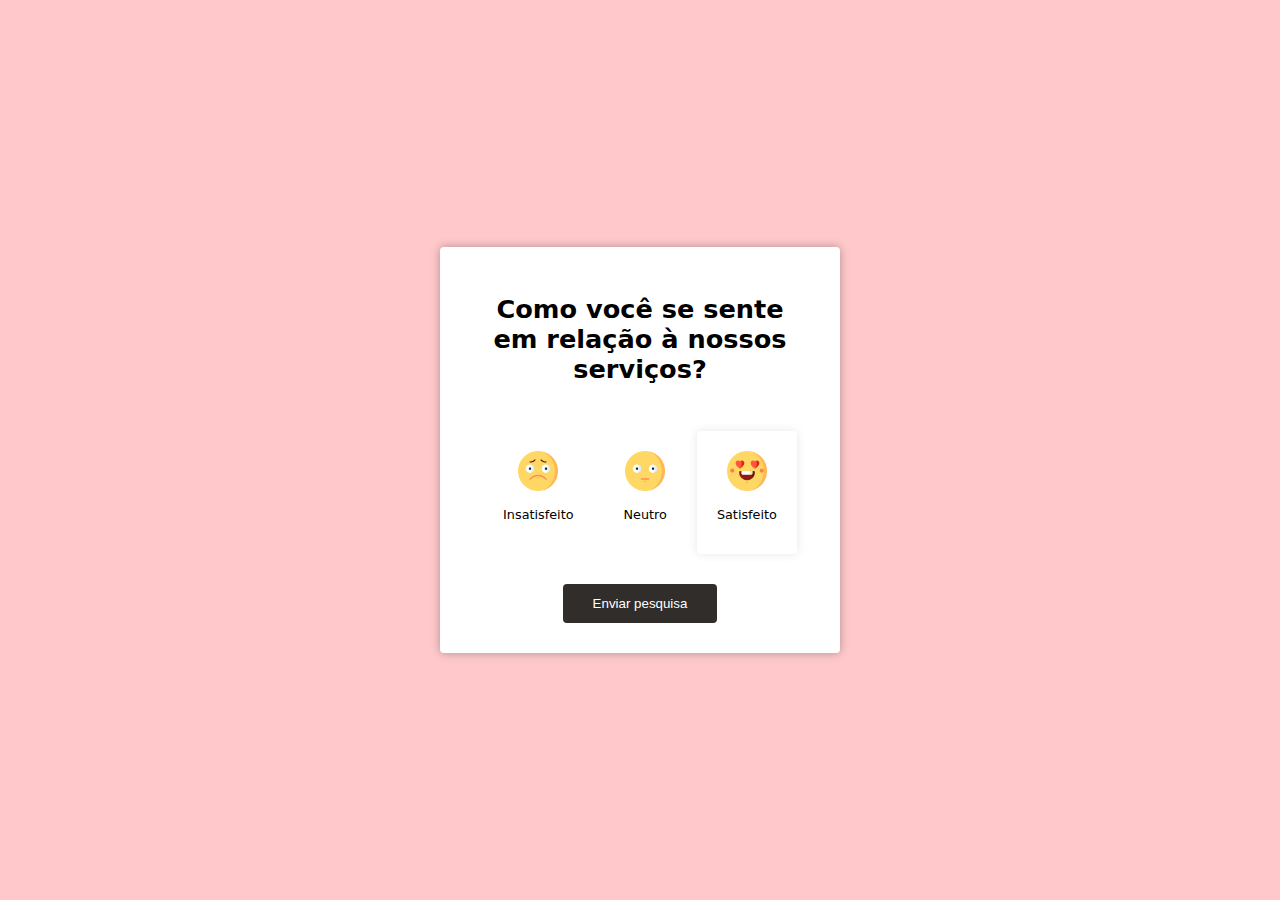
<file: pesquisa-satisfacao/index.html>
<!DOCTYPE html>
<html lang="pt-BR">
  <head>
    <!--Meta tags-->
    <meta charset="UTF-8" />
    <meta name="viewport" content="width=device-width, initial-scale=1.0" />
    <!--Título da página-->
    <title>Pesquisa de satisfação</title>
    <!--Importando estilos CSS-->
    <link rel="stylesheet" href="pesquisa.css" />
  </head>
  <!-- Início do corpo da página -->
  <body>
    <!-- Uma div com um ID e classe -->
    <div id="caixa" class="caixa_pesquisa">
      <!-- Cabeçalho principal da pesquisa -->
      <h1>Como você se sente em relação à nossos serviços?</h1>
      <!-- Caixa para opções de classificação -->
      <div class="caixa_classificação">
        <!-- Uma div para cada sentimento com a classe "classificação" -->
        <div class="classificação">
          <!-- Imagem do sentimento -->
          <img src="imagens/triste.png" alt="Triste ícones criados por Freepik - Flaticon">
          <!--Leganda do sentimento-->
          <p>Insatisfeito</p>
        </div>

        <div class="classificação">
          <img src="imagens/neutro.png" alt="Neutro ícones criados por Freepik - Flaticon"/>
          <p>Neutro</p>
        </div>

        <div class="classificação active">
          <img src="imagens/apaixonado.png" alt="Apaixonado ícones criados por Freepik - Flaticon"/>
          <p>Satisfeito</p>
        </div>
      </div>
      <!-- Um botão para enviar a pesquisa -->
      <button class="btn" id="send">Enviar pesquisa</button>
    </div>
    <!-- Importa um arquivo JavaScript externo -->
    <script src="index.js"></script>
  </body>
</html>
</file>
<file: csselements/extensao.css>
/*Aqui faço a importação de todas as estilizações*/
@import url(./globais.css);
@import url(./barranav.css);
@import url(./header.css);
@import url(./sobremim.css);
@import url(./academico.css);
@import url(./projetos.css);
@import url(./contato.css);
@import url(./footer.css);
</file>
<file: ghibli-cards/cards.css>
* {
  box-sizing: border-box;
}

body {
  font-family: Arial, Helvetica, sans-serif;
  display: flex;
  align-items: center;
  justify-content: center;
  height: 100vh;
  overflow: hidden;
  margin: 0;
}

.caixa {
  display: flex;
  width: 90vw;
}

.painel {
  background-size: cover;
  background-position: center;
  background-repeat: no-repeat;
  height: 80vh;
  border-radius: 50px;
  color: #fff;
  cursor: pointer;
  flex: 0.5;
  margin: 10px;
  position: relative;
  transition: all 700ms ease-in;
}

.painel h3 {
  font-size: 24px;
  position: absolute;
  bottom: 20px;
  left: 20px;
  margin: 0;
  opacity: 0;
}

.painel.active {
  flex: 5;
}

.painel.active h3 {
  opacity: 1;
  transition: opacity 0.3s ease-in 0.4s;
}

.gradiente-preto {
  background: linear-gradient(to bottom, rgba(0, 0, 0, 0), rgba(0, 0, 0, 0.8));
  position: absolute;
  bottom: 0; /* Alterado de top para bottom */
  left: 0;
  width: 100%;
  height: 40%; /* Altura do gradiente, ajuste conforme necessário */
  border-radius: 50px;
}

@media (max-width: 480px) {
  .caixa {
    width: 100vw;
  }

  .painel:nth-of-type(4),
  .painel:nth-of-type(5) {
    display: none;
  }
}
</file>
<file: obrigado/obrigado.css>
/* Define um @font-face para importar a fonte Lato-Regular */
@font-face {
    font-family: "Lato-Regular";
    src: url("fontes/Lato-Regular.ttf") format("truetype");
}
/* Define estilos globais para todos os elementos */
* {
    margin: 0;
    padding: 0;
    box-sizing: border-box;
    scroll-behavior: smooth; /* Adiciona um efeito de rolagem suave */
    font-family: "Lato-Regular"; /* Define a fonte padrão para todo o documento */
}
/* Define o tamanho da fonte para o elemento HTML base (62.5% de 16px, ou seja, 10px) */
html {
      font-size: 62.5%;
}
/* Estilos globais para o corpo do documento */
body {
    background-size: cover; /* Cobrir toda a área visível com a imagem de plano de fundo */
    background-repeat: no-repeat; /* Evitar repetições da imagem de plano de fundo */
    background-position: center center; /* Centraliza a imagem de plano de fundo */
    background-attachment: fixed; /* Fixa a imagem de plano de fundo para que ela não role com a página */
    font-size: 1.6rem; /* Define o tamanho da fonte padrão */
    margin-top: 10rem; /* Margem superior de 10rem */
}
/* Estilos para links */
a {
    text-decoration: none; /* Remove a decoração de sublinhado padrão dos links */
    color: inherit; /* Usa a cor de texto padrão para os links */
}
/* Estilos para cabeçalhos H1 */
h1 {
    font-size: 4.5rem; /* Tamanho da fonte de 4.5rem */
    font-weight: 700; /* Peso da fonte 700 (negrito) */
    color: #000000; /* Cor do texto preto */
}
/* Estilos para parágrafos e elementos com classe "p" */
p {
    font-weight: 400; /* Peso da fonte 400 (regular) */
    font-size: 1.6rem; /* Tamanho da fonte de 1.6rem */
    line-height: 3rem; /* Altura da linha de 3rem para melhor legibilidade */
}

.obrigado {
    margin: 0 auto; /* Centraliza horizontalmente com margens automáticas */
    width: 60%; /* Largura de 60% */
    text-align: center; /* Centraliza o texto no centro */
    background-color: rgba(0, 0, 0, 0.336); /* Cor de fundo com transparência */
    border-radius: 0.5rem; /* Borda arredondada de 0.5rem */
}

/* Estilos para o título dentro da div "obrigado" */
.obrigado .titulo_obrigado {
    margin-bottom: 4rem; /* Margem inferior de 4rem */
}

/* Estilos para o texto dentro da div "obrigado" */
.obrigado .texto_obrigado {
    margin-bottom: 4rem; /* Margem inferior de 4rem */
}
/* Estilos para botões */
.btn {
    background-color: none; /* Remove a cor de fundo */
    border: none; /* Remove a borda */
    outline: none; /* Remove a borda de foco */
    padding: 1rem 3rem; /* Preenchimento de 1rem na vertical e 3rem na horizontal */
    display: inline-block; /* Exibe como bloco inline */
    border-radius: 0.5rem; /* Borda arredondada de 0.5rem */
}
    
/* Estilos para botões com classe "btn-primary" */
.btn.btn-primary {
    background-color: #035984; /* Cor de fundo azul */
    color: #000000; /* Cor do texto preto */
    font-weight: 600; /* Peso da fonte 600 (semi-negrito) */
    font-size: 1.3rem; /* Tamanho da fonte de 1.3rem */
    margin-bottom: 4rem; /* Margem inferior de 4rem */
}

/* Estilos de hover para botões com classe "btn-primary" */
.btn.btn-primary:hover {
    cursor: pointer; /* Altera o cursor para uma mãozinha ao passar o mouse */
    background-color: #B4CED9; /* Altera a cor de fundo ao passar o mouse */
    transition: 3s ease; /* Adiciona uma transição de 3 segundos suave */
}

/* Estilos para garantir que o conteúdo tenha uma largura máxima e preenchimento */
.max-width {
    width: 100%; /* Largura de 100% */
    max-width: 120rem; /* Largura máxima de 120rem */
    padding: 0 4rem; /* Preenchimento de 0 na vertical e 4rem na horizontal */
}

/* Estilos específicos para telas com largura máxima de 1024px */
@media only screen and (max-width: 1024px) {
    html {
        font-size: 60%;} /* Tamanho da fonte de 60% em telas menores */
    
    h1 {
        font-size: 6rem;} /* Tamanho da fonte de 6rem em telas menores */
}
/* Estilos específicos para telas com largura máxima de 768px */
@media only screen and (max-width: 768px) {
    html {
        font-size: 58%;} /* Tamanho da fonte de 58% em telas ainda menores */
    /* Reduz o preenchimento horizontal para elementos com classe "max-width" */
    .max-width {
        padding: 0 2rem;}
}
/* Estilos específicos para telas com largura máxima de 425px */
@media only screen and (max-width: 425px) {
    h1 {
        font-size: 4.2rem;} /* Tamanho da fonte de 4.2rem em telas muito pequenas */
}
</file>
<file: parallax-vangogh/parallax.css>
/* Definições gerais para o corpo (body) da página */
body{
    margin: 0;
    padding: 0;
    color: #FFFF; /* Cor do texto */
    background-color: #034C8C; /* Cor de fundo */
    font-family: Arial, Helvetica, sans-serif; /* Fonte do texto */
    word-wrap: break-word; /* Quebra de palavra para evitar que palavras longas estourem as margens */
    overflow-wrap: break-word; /* Quebra de palavra em caso de overflow */
}
/* Estilização para os títulos de nível 2 (h2) */
h2{
    font-weight: 600; /* Peso da fonte (mais grossa) */
    color: #FFFF; /* Cor do texto */
}
/* Estilização para links */
a{
    text-decoration: none; /* Remove decoração de link sublinhado */
    color: #FFFF; /* Cor do link */
}
/* Estilização para links quando passam o mouse por cima */
a:hover{
    text-decoration: underline; /* Adiciona um sublinhado quando o mouse passa por cima */
}
/* Configurações para o contêiner principal (involucro) */
.involucro {
    width: 100%; /* Faz ocupar 100% do espaço */
    margin: 0 auto; /* Centraliza o conteúdo horizontalmente */
}
/* Configurações para a seção principal (main) */
main{
    display: block;
}
/* Estilização para o conteúdo principal (content) */
.content {
    width: 100%;
    max-width: 760px; /* Largura máxima do conteúdo */
    margin: 0 auto; /* Centraliza o conteúdo horizontalmente */
    padding: 0 20px; /* Preenchimento interno nas laterais */
}
/* Configurações para os módulos (seções) */
.modulo p{
    margin-bottom: 40px; /* Margem inferior entre parágrafos */
}
/* Estilização para o último módulo, remove a margem inferior */
.modulo:last-child{
    margin-bottom: 0;
}
/* Estilização para os títulos de módulos (h2) */
.modulo h2{
    margin-bottom: 40px; /* Margem inferior entre títulos e conteúdo */
}
/* Estilização para o conteúdo dentro dos módulos */
.modulo .content{
    padding: 40px 0; /* Preenchimento interno superior e inferior */
}
/* Configurações para os módulos de parallax */
.modulo.parallax {
    display: flex; /* Configura como um flex container */
    flex-direction: column; /* Direção da coluna (alinhamento vertical) */
    justify-content: center; /* Centraliza verticalmente o conteúdo */
    text-align: center; /* Alinha o texto no centro */
    height: 100vh !important; /* Altura igual à altura da janela (viewport) */
    width: 100%; /* Largura total */
    position: relative; /* Define como posição relativa */
    overflow: hidden; /* Esconde conteúdo que transborda */
    background-position: 50% 50%; /* Posição de fundo centralizada */
    background-repeat: no-repeat; /* Evita repetição de fundo */
    background-attachment: fixed; /* Fundo fixo durante o scroll que dá o efeito do design*/
    background-size: cover; /* Cobertura total do fundo */
}
/* Adicionando as fotos */
.modulo.parallax.parallax_1 {
    background-image: url(imagens/noite_estrelada.jpg);
}

.modulo.parallax.parallax_2 {
    background-image: url(imagens/amendoeira_em_flor.jpg);
}

.modulo.parallax.parallax_3 {
    background-image: url(imagens/girassois.jpg);
}
</file>
<file: pesquisa-satisfacao/pesquisa.css>
* {
    box-sizing: border-box;
}

body {
    background-color: #FFC9CB;
    font-family: system-ui, -apple-system, BlinkMacSystemFont, 'Segoe UI', Roboto, Oxygen, Ubuntu, Cantarell, 'Open Sans', 'Helvetica Neue', sans-serif;
    display: flex;
    align-items: center;
    justify-content: center;
    height: 100vh;
    overflow: hidden;
    margin: 0;
}

.caixa_pesquisa {
    background-color: #fff;
    box-shadow: 0 0 10px rgba(0, 0, 0, 0.3);
    border-radius: 4px;
    font-size: 80%;
    display: flex;
    flex-direction: column;
    justify-content: center;
    align-items: center;
    text-align: center;
    padding: 30px;
    max-width: 400px;
}

.caixa_pesquisa strong {
    line-height: 20px;
}

.caixa_classificação {
    display: flex;
    margin: 20px 0;
}

.classificação {
    flex: 1;
    cursor: pointer;
    padding: 20px;
    margin: 10px 5px;
}

.classificação:hover,
.classificação.active {
    border-radius: 4px;
    box-shadow: 0 0 10px rgba(0, 0, 0, 0.1);
}

.classificação img {
    width: 40px;
}

.classificação small {
    color: #555;
    display: inline-block;
    margin: 10px 0 0;
}

.classificação:hover small,
.classificação.active small {
    color: #111;
}

.btn {
    background-color: #302d2b;
    color: #fff;
    border: 0;
    border-radius: 4px;
    padding: 12px 30px;
    cursor: pointer;
}

.btn:focus {
    outline: 0;
}

.btn:active {
    transform: scale(0.98);
}

.fa-heart {
    color: red;
    font-size: 30px;
    margin-bottom: 10px;
}
</file>
